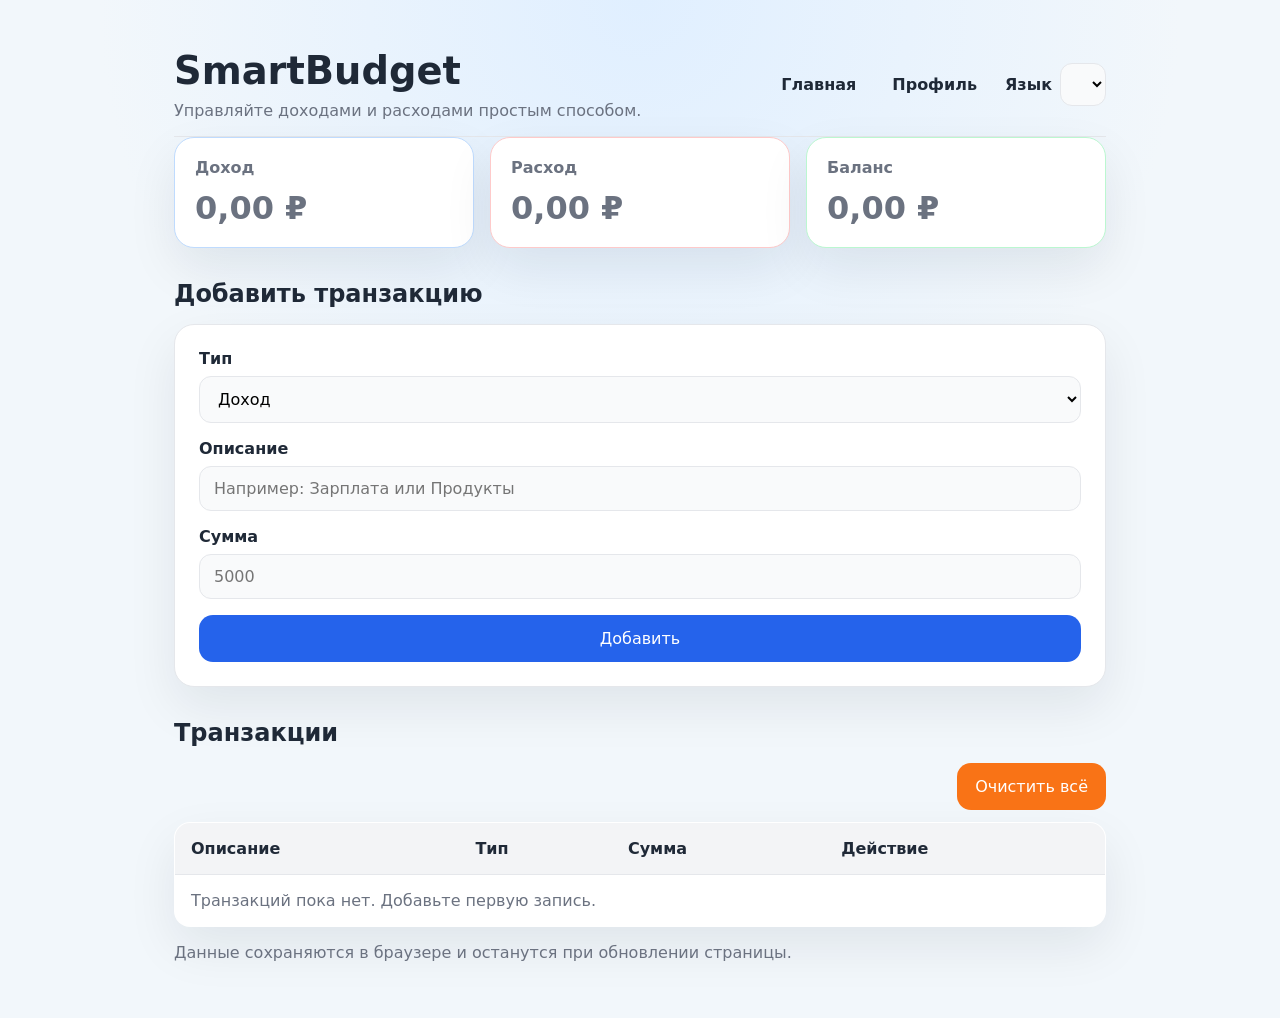
<file: index.html>
<!DOCTYPE html>
<html lang="ru">
<head>
  <meta charset="UTF-8" />
  <meta name="viewport" content="width=device-width, initial-scale=1.0" />
  <title>SmartBudget</title>
  <link rel="stylesheet" href="styles.css" />
</head>
<body>
  <div class="app-shell">
    <header class="site-header">
      <div class="header-left">
        <h1 data-i18n="appTitle">SmartBudget</h1>
        <p data-i18n="appSubtitle">Управляйте доходами и расходами простым способом.</p>
      </div>
      <div class="header-right">
        <nav class="nav-links">
          <a href="index.html" data-i18n="navHome">Главная</a>
          <a href="profile.html" data-i18n="navProfile">Профиль</a>
        </nav>
        <div class="lang-switcher">
          <label for="language-select" data-i18n="languageLabel">Язык</label>
          <select id="language-select" class="lang-selector"></select>
        </div>
      </div>
    </header>

    <section class="summary-grid">
      <article class="card card-income">
        <h2 data-i18n="incomeTitle">Доход</h2>
        <p class="amount" id="income-amount">0 ₽</p>
      </article>
      <article class="card card-expense">
        <h2 data-i18n="expenseTitle">Расход</h2>
        <p class="amount" id="expense-amount">0 ₽</p>
      </article>
      <article class="card card-balance">
        <h2 data-i18n="balanceTitle">Баланс</h2>
        <p class="amount" id="balance-amount">0 ₽</p>
      </article>
    </section>

    <section class="form-section">
      <h2 data-i18n="addTransactionHeader">Добавить транзакцию</h2>
      <form id="transaction-form">
        <div class="form-group">
          <label for="transaction-type" data-i18n="labelType">Тип</label>
          <select id="transaction-type" required>
            <option value="income" data-i18n="incomeTitle">Доход</option>
            <option value="expense" data-i18n="expenseTitle">Расход</option>
          </select>
        </div>
        <div class="form-group">
          <label for="transaction-description" data-i18n="labelDescription">Описание</label>
          <input id="transaction-description" type="text" placeholder="Например: Зарплата или Продукты" required data-i18n-placeholder="placeholderDescription" />
        </div>
        <div class="form-group">
          <label for="transaction-value" data-i18n="labelValue">Сумма</label>
          <input id="transaction-value" type="number" placeholder="5000" min="0.01" step="0.01" required data-i18n-placeholder="placeholderValue" />
        </div>
        <button type="submit" data-i18n="addButton">Добавить</button>
      </form>
    </section>

    <section class="table-section">
      <h2 data-i18n="transactionsHeader">Транзакции</h2>
      <div class="table-actions">
        <button id="clear-all" data-i18n="clearAllButton">Очистить всё</button>
      </div>
      <table>
        <thead>
          <tr>
            <th data-i18n="columnDescription">Описание</th>
            <th data-i18n="columnType">Тип</th>
            <th data-i18n="columnAmount">Сумма</th>
            <th data-i18n="columnAction">Действие</th>
          </tr>
        </thead>
        <tbody id="transaction-table"></tbody>
      </table>
      <p class="note" data-i18n="noteText">Данные сохраняются в браузере и останутся при обновлении страницы.</p>
    </section>
  </div>

  <script src="translations.js"></script>
  <script src="script.js"></script>
</body>
</html>
</file>
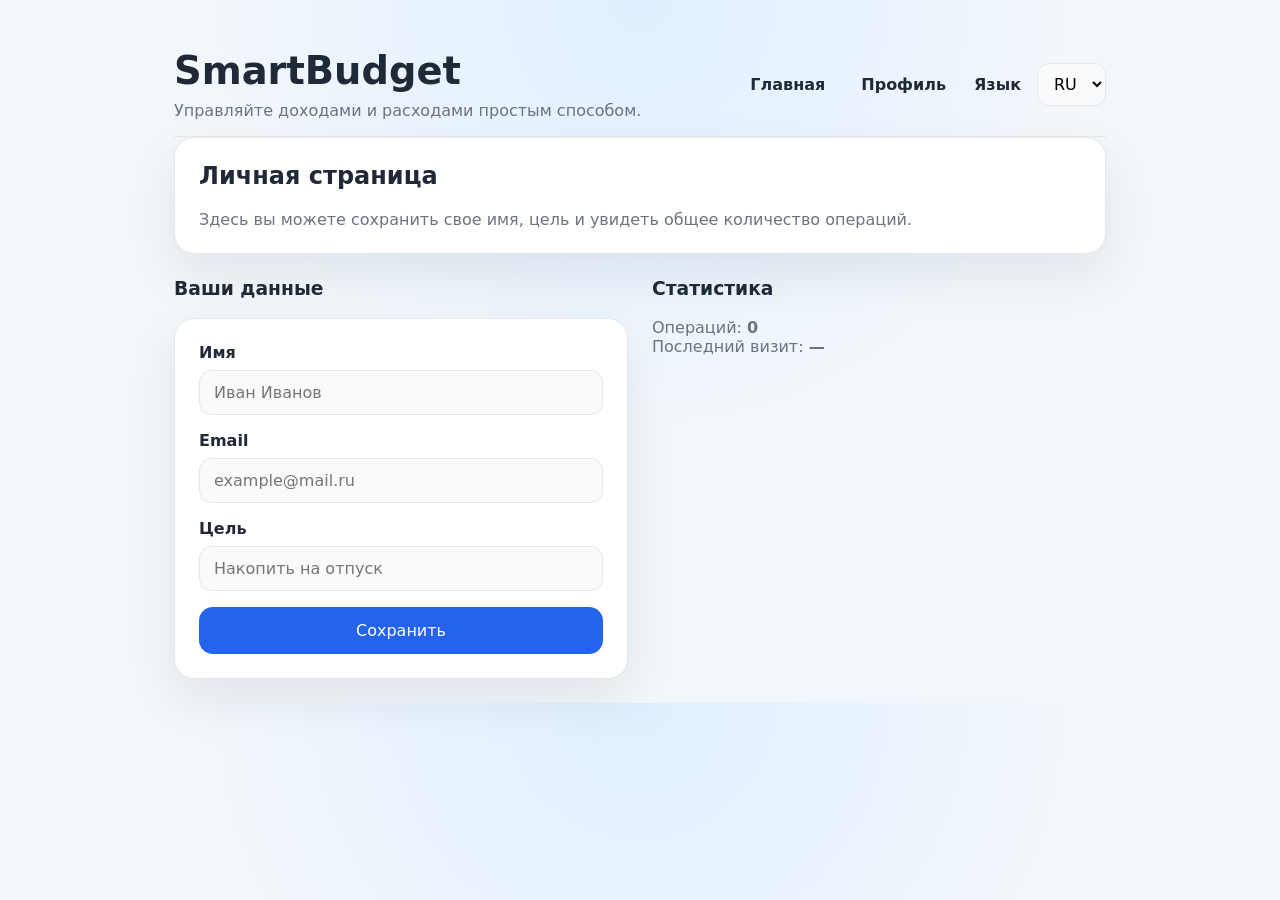
<file: profile.html>
<!DOCTYPE html>
<html lang="ru">
<head>
  <meta charset="UTF-8" />
  <meta name="viewport" content="width=device-width, initial-scale=1.0" />
  <title>SmartBudget — Профиль</title>
  <link rel="stylesheet" href="styles.css" />
</head>
<body>
  <div class="app-shell">
    <header class="site-header">
      <div class="header-left">
        <h1 data-i18n="appTitle">SmartBudget</h1>
        <p data-i18n="appSubtitle">Управляйте доходами и расходами простым способом.</p>
      </div>
      <div class="header-right">
        <nav class="nav-links">
          <a href="index.html" data-i18n="navHome">Главная</a>
          <a href="profile.html" data-i18n="navProfile">Профиль</a>
        </nav>
        <label class="lang-label" for="language-select" data-i18n="languageLabel">Язык</label>
        <select id="language-select" class="lang-selector"></select>
      </div>
    </header>

    <section class="profile-card">
      <h2 data-i18n="profileHeader">Личная страница</h2>
      <p data-i18n="profileText">Здесь вы можете сохранить свое имя, цель и увидеть общее количество операций.</p>
    </section>

    <section class="profile-grid">
      <article>
        <h3 data-i18n="profileInfoTitle">Ваши данные</h3>
        <form id="profile-form" class="profile-form">
          <div class="form-group">
            <label for="profile-name" data-i18n="labelName">Имя</label>
            <input id="profile-name" type="text" placeholder="Иван Иванов" data-i18n-placeholder="placeholderName" />
          </div>
          <div class="form-group">
            <label for="profile-email" data-i18n="labelEmail">Email</label>
            <input id="profile-email" type="email" placeholder="example@mail.ru" data-i18n-placeholder="placeholderEmail" />
          </div>
          <div class="form-group">
            <label for="profile-goal" data-i18n="labelGoal">Цель</label>
            <input id="profile-goal" type="text" placeholder="Накопить на отпуск" data-i18n-placeholder="placeholderGoal" />
          </div>
          <button type="submit" data-i18n="saveProfileButton">Сохранить</button>
        </form>
      </article>

      <article>
        <h3 data-i18n="profileStatsTitle">Статистика</h3>
        <p><span data-i18n="profileTransactionsCount">Операций</span>: <strong id="transaction-count">0</strong></p>
        <p><span data-i18n="profileLastVisit">Последний визит</span>: <strong id="last-visit">—</strong></p>
      </article>
    </section>
  </div>

  <script src="translations.js"></script>
  <script src="profile.js"></script>
</body>
</html>
</file>
<file: styles.css>
:root {
  --bg: #f2f7fb;
  --surface: #ffffff;
  --text: #1f2937;
  --muted: #6b7280;
  --primary: #2563eb;
  --success: #16a34a;
  --danger: #dc2626;
  --border: #e5e7eb;
  --shadow: 0 20px 50px rgba(15, 23, 42, 0.08);
}

* {
  box-sizing: border-box;
}

body {
  margin: 0;
  font-family: Inter, system-ui, -apple-system, BlinkMacSystemFont, 'Segoe UI', sans-serif;
  background: radial-gradient(circle at top, #e0efff 0%, var(--bg) 45%);
  color: var(--text);
}

.app-shell {
  max-width: 980px;
  margin: 0 auto;
  padding: 24px;
}

header {
  padding: 24px 0 16px;
}

.site-header {
  display: flex;
  flex-wrap: wrap;
  justify-content: space-between;
  align-items: center;
  gap: 16px;
  padding-bottom: 16px;
  border-bottom: 1px solid var(--border);
}

.header-left {
  min-width: 220px;
}

.header-right {
  display: flex;
  align-items: center;
  gap: 16px;
  flex-wrap: wrap;
}

.nav-links {
  display: flex;
  gap: 12px;
  flex-wrap: wrap;
}

.nav-links a {
  color: var(--text);
  text-decoration: none;
  font-weight: 600;
  padding: 8px 12px;
  border-radius: 12px;
  transition: background 0.2s ease;
}

.nav-links a:hover,
.nav-links a:focus-visible {
  background: rgba(37, 99, 235, 0.1);
}

.lang-switcher {
  display: flex;
  align-items: center;
  gap: 8px;
}

.lang-selector {
  border: 1px solid var(--border);
  border-radius: 12px;
  padding: 10px 12px;
  background: #f9fafb;
  font: inherit;
}

.lang-label {
  font-weight: 600;
}

h1 {
  margin: 0 0 8px;
  font-size: clamp(2rem, 3vw, 3rem);
}

p {
  margin: 0;
  color: var(--muted);
}

.summary-grid {
  display: grid;
  gap: 16px;
  grid-template-columns: repeat(auto-fit, minmax(180px, 1fr));
  margin-bottom: 32px;
}

.card {
  background: var(--surface);
  border: 1px solid var(--border);
  border-radius: 20px;
  padding: 20px;
  box-shadow: var(--shadow);
}

.card h2 {
  margin: 0 0 12px;
  font-size: 1rem;
  color: var(--muted);
}

.amount {
  margin: 0;
  font-size: 2rem;
  font-weight: 700;
}

.card-income {
  border-color: #bfdbfe;
}

.card-expense {
  border-color: #fecaca;
}

.card-balance {
  border-color: #bbf7d0;
}

.form-section,
.table-section {
  margin-bottom: 32px;
}

.form-section h2,
.table-section h2 {
  margin: 0 0 16px;
}

form {
  display: grid;
  gap: 16px;
  background: var(--surface);
  border: 1px solid var(--border);
  border-radius: 20px;
  padding: 24px;
  box-shadow: var(--shadow);
}

.form-group {
  display: grid;
  gap: 8px;
}

label {
  font-weight: 600;
}

input,
select {
  border: 1px solid var(--border);
  border-radius: 12px;
  padding: 12px 14px;
  font: inherit;
  background: #f9fafb;
}

button {
  border: none;
  background: var(--primary);
  color: white;
  padding: 14px 18px;
  border-radius: 14px;
  font: inherit;
  cursor: pointer;
  transition: transform 0.15s ease, filter 0.15s ease;
}

button:hover,
button:focus-visible {
  filter: brightness(1.05);
  transform: translateY(-1px);
}

.table-actions {
  display: flex;
  justify-content: flex-end;
  margin-bottom: 12px;
}

button#clear-all {
  background: #f97316;
}

table {
  width: 100%;
  border-collapse: collapse;
  background: var(--surface);
  border: 1px solid var(--border);
  border-radius: 16px;
  overflow: hidden;
  box-shadow: var(--shadow);
}

thead {
  background: #f3f4f6;
}

th,
td {
  padding: 16px;
  text-align: left;
}

tbody tr {
  border-top: 1px solid var(--border);
}

tbody tr:nth-child(even) {
  background: #fbfbfb;
}

.status-income {
  color: var(--success);
  font-weight: 700;
}

.status-expense {
  color: var(--danger);
  font-weight: 700;
}

.remove-button {
  border: 1px solid #e5e7eb;
  background: transparent;
  color: var(--text);
  border-radius: 10px;
  padding: 8px 12px;
}

.note {
  margin: 16px 0 0;
  color: var(--muted);
}

.profile-card {
  background: var(--surface);
  border: 1px solid var(--border);
  border-radius: 20px;
  padding: 24px;
  box-shadow: var(--shadow);
  margin-bottom: 24px;
}

.profile-grid {
  display: grid;
  grid-template-columns: repeat(auto-fit, minmax(260px, 1fr));
  gap: 24px;
}

.profile-form {
  display: grid;
  gap: 16px;
}

.profile-card h2,
.profile-grid h3 {
  margin-top: 0;
}

@media (max-width: 640px) {
  .app-shell {
    padding: 16px;
  }

  .site-header {
    flex-direction: column;
    align-items: flex-start;
  }

  .header-right {
    width: 100%;
    justify-content: space-between;
  }

  th,
  td {
    padding: 12px;
  }
}
</file>
